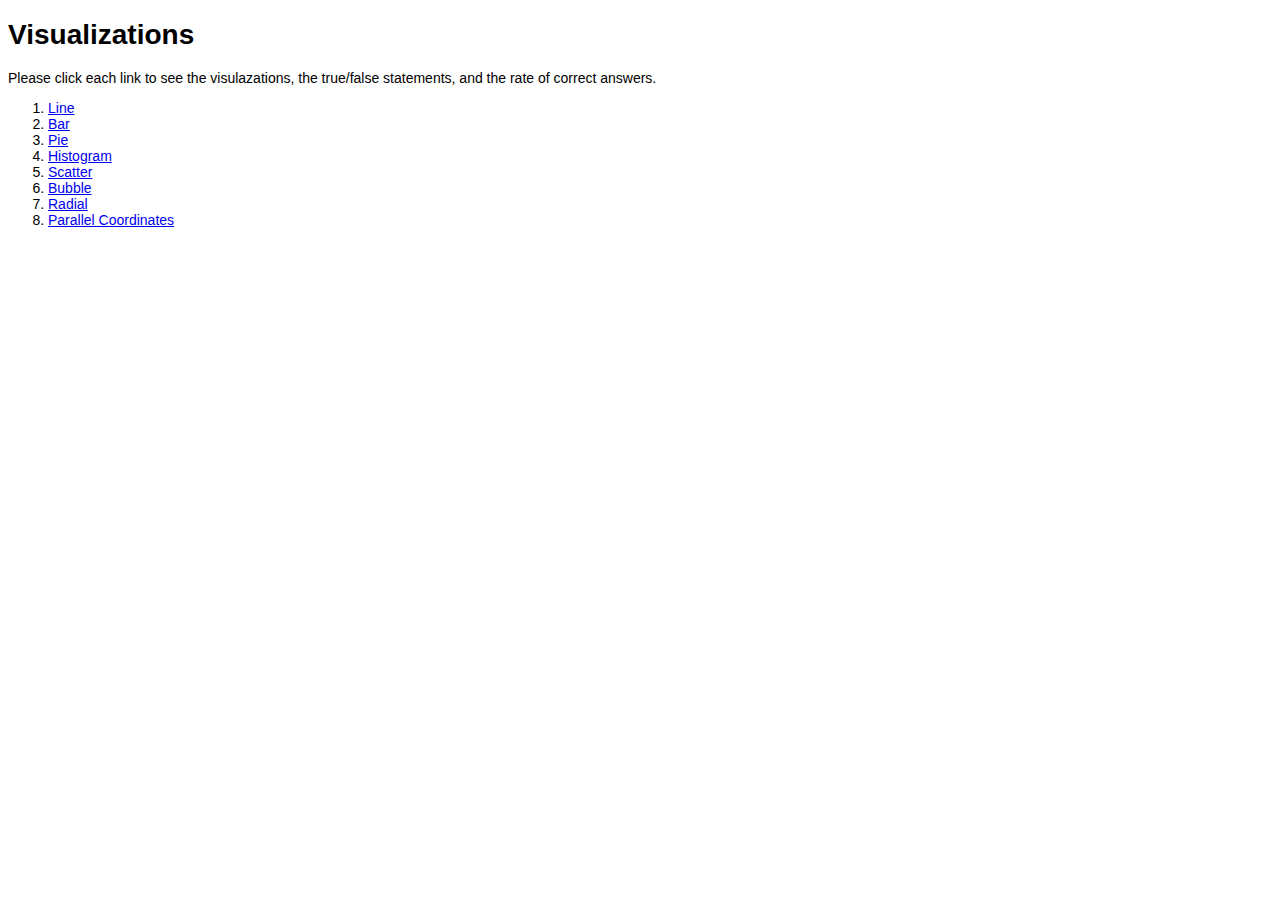
<file: index.html>
<!DOCTYPE html>
<html>
  <head>
    <meta http-equiv="Content-type" content="text/html; charset=utf-8">
    <title>Visaulizations</title>
    <link rel="stylesheet" href="css/style.css">
    <script type="text/javascript" src="d3.v3/d3.v3.js"></script>
    <script type="text/javascript" src="js/jquery-2.0.2.js"></script>
  </head>
    <body>
        <script type="text/javascript" src="js/config.js"> </script>
        <script type="text/javascript"></script>

        <h1>Visualizations</h1>
        <p>Please click each link to see the visulazations, the true/false statements, and the rate of correct answers.</p>
        <ol>
				  <li><a href="line.html" target = "_blank">Line</a></li>
				  <li><a href="bar.html" target = "_blank">Bar</a></li>
				  <li><a href="pie.html" target = "_blank">Pie</a></li>
				  <li><a href="histogram.html" target = "_blank">Histogram</a></li>
				  <li><a href="scatter.html" target = "_blank">Scatter</a></li>
				  <li><a href="bubble.html" target = "_blank">Bubble</a></li>
				  <li><a href="radial.html" target = "_blank">Radial</a></li>
				  <li><a href="parallelcoordinates.html" target = "_blank">Parallel Coordinates</a></li>
				</ol>
    </body>
</html>
</file>
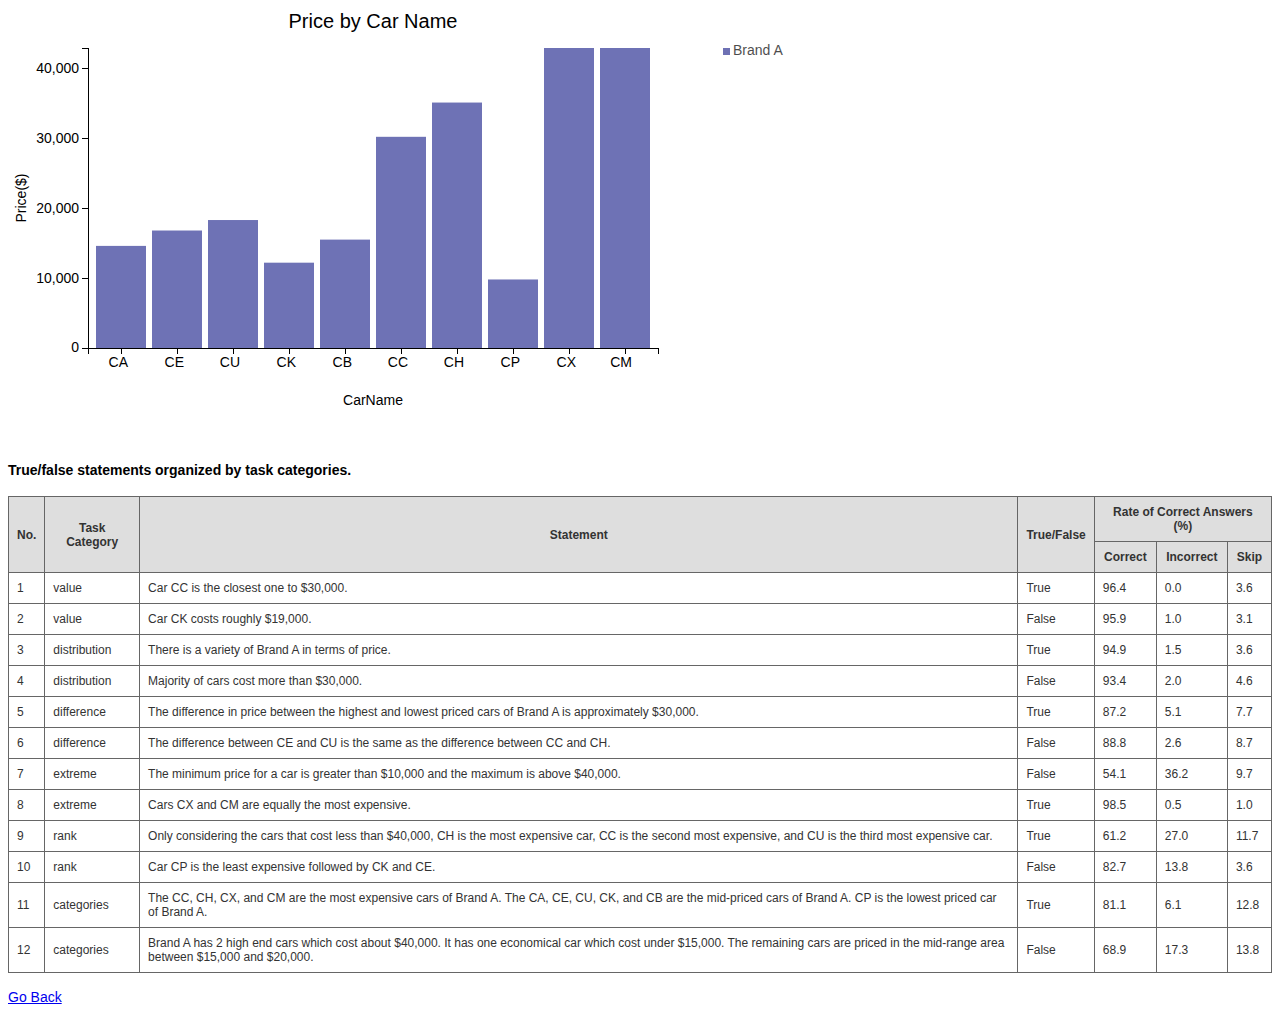
<file: bar.html>
<!DOCTYPE html>
<html>
  <head>
    <meta http-equiv="Content-type" content="text/html; charset=utf-8">
    <title>Bar Graph</title>
    <link rel="stylesheet" href="css/style.css">
    <script type="text/javascript" src="d3.v3/d3.v3.js"></script>
    <script type="text/javascript" src="js/jquery-2.0.2.js"></script>
  </head>
  <body>
    <div id = "visualization"></div>
    <script type="text/javascript" src="js/config.js"> </script>
    <script type="text/javascript" src="bar.js"></script>
		<br/>
		<br/>

		<h4>True/false statements organized by task categories.</h4>

  <table class="gridtable">
		<tr>
		  <th rowspan = "2">No.</th>
		  <th rowspan = "2">Task Category</th>
		  <th rowspan = "2">Statement</th>
		  <th rowspan = "2">True/False</th>
			<th colspan= "3">Rate of Correct Answers (%)</th>
		</tr>

		<tr>
		  <th>Correct</th>
		  <th>Incorrect</th>
		  <th>Skip</th>
		</tr>

		<tr>
		  <td>1</td>
		  <td>value</td>
		  <td>Car CC is the closest one to $30,000.</td>
		  <td>True</td>
		  <td>96.4</td>
		  <td>0.0</td>
		  <td>3.6</td>
		</tr>

		<tr>
		  <td>2</td>
		  <td>value</td>
		  <td>Car CK costs roughly $19,000.</td>
		  <td>False</td>
		  <td>95.9</td>
		  <td>1.0</td>
		  <td>3.1</td>
		</tr>

		<tr>
		  <td>3</td>
		  <td>distribution</td>
		  <td>There is a variety of Brand A in terms of price.</td>
		  <td>True</td>
		  <td>94.9</td>
		  <td>1.5</td>
		  <td>3.6</td>
		</tr>

		<tr>
		  <td>4</td>
		  <td>distribution</td>
		  <td>Majority of cars cost more than $30,000.</td>
		  <td>False</td>
		  <td>93.4</td>
		  <td>2.0</td>
		  <td>4.6</td>
		</tr>

		<tr>
		  <td>5</td>
		  <td>difference</td>
		  <td>The difference in price between the highest and lowest priced cars of Brand A is approximately $30,000.</td>
		  <td>True</td>
		  <td>87.2</td>
		  <td>5.1</td>
		  <td>7.7</td>
		</tr>

		<tr>
		  <td>6</td>
		  <td>difference</td>
		  <td>The difference between CE and CU is the same as the difference between CC and CH.</td>
		  <td>False</td>
		  <td>88.8</td>
		  <td>2.6</td>
		  <td>8.7</td>
		</tr>

		<tr>
		  <td>7</td>
		  <td>extreme</td>
		  <td>The minimum price for a car is greater than $10,000 and the maximum is above $40,000.</td>
		  <td>False</td>
		  <td>54.1</td>
		  <td>36.2</td>
		  <td>9.7</td>
		</tr>

		<tr>
		  <td>8</td>
		  <td>extreme</td>
		  <td>Cars CX and CM are equally the most expensive.</td>
		  <td>True</td>
			<td>98.5</td>
		  <td>0.5</td>
		  <td>1.0</td>
		</tr>

		<tr>
		  <td>9</td>
		  <td>rank</td>
		  <td>Only considering the cars that cost less than $40,000, CH is the most expensive car, CC is the second most expensive, and CU is the third most expensive car.</td>
		  <td>True</td>
		  <td>61.2</td>
		  <td>27.0</td>
		  <td>11.7</td>
		</tr>

		<tr>
		  <td>10</td>
		  <td>rank</td>
		  <td>Car CP is the least expensive followed by CK and CE. </td>
		  <td>False</td>
		  <td>82.7</td>
		  <td>13.8</td>
		  <td>3.6</td>
		</tr>

		<tr>
		  <td>11</td>
		  <td>categories</td>
		  <td>The CC, CH, CX, and CM are the most expensive cars of Brand A. The CA, CE, CU, CK, and CB are the mid-priced cars of Brand A. CP is the lowest priced car of Brand A.</td>
		  <td>True</td>
		  <td>81.1</td>
		  <td>6.1</td>
		  <td>12.8</td>
		</tr>

		<tr>
		  <td>12</td>
		  <td>categories</td>
		  <td>Brand A has 2 high end cars which cost about $40,000. It has one economical car which cost under $15,000. The remaining cars are priced in the mid-range area between $15,000 and $20,000.</td>
		  <td>False</td>
		  <td>68.9</td>
		  <td>17.3</td>
		  <td>13.8</td>
		</tr>

	</table>
	<br/>
	<a href = "index.html">Go Back</a>

</body>
</html>
</file>
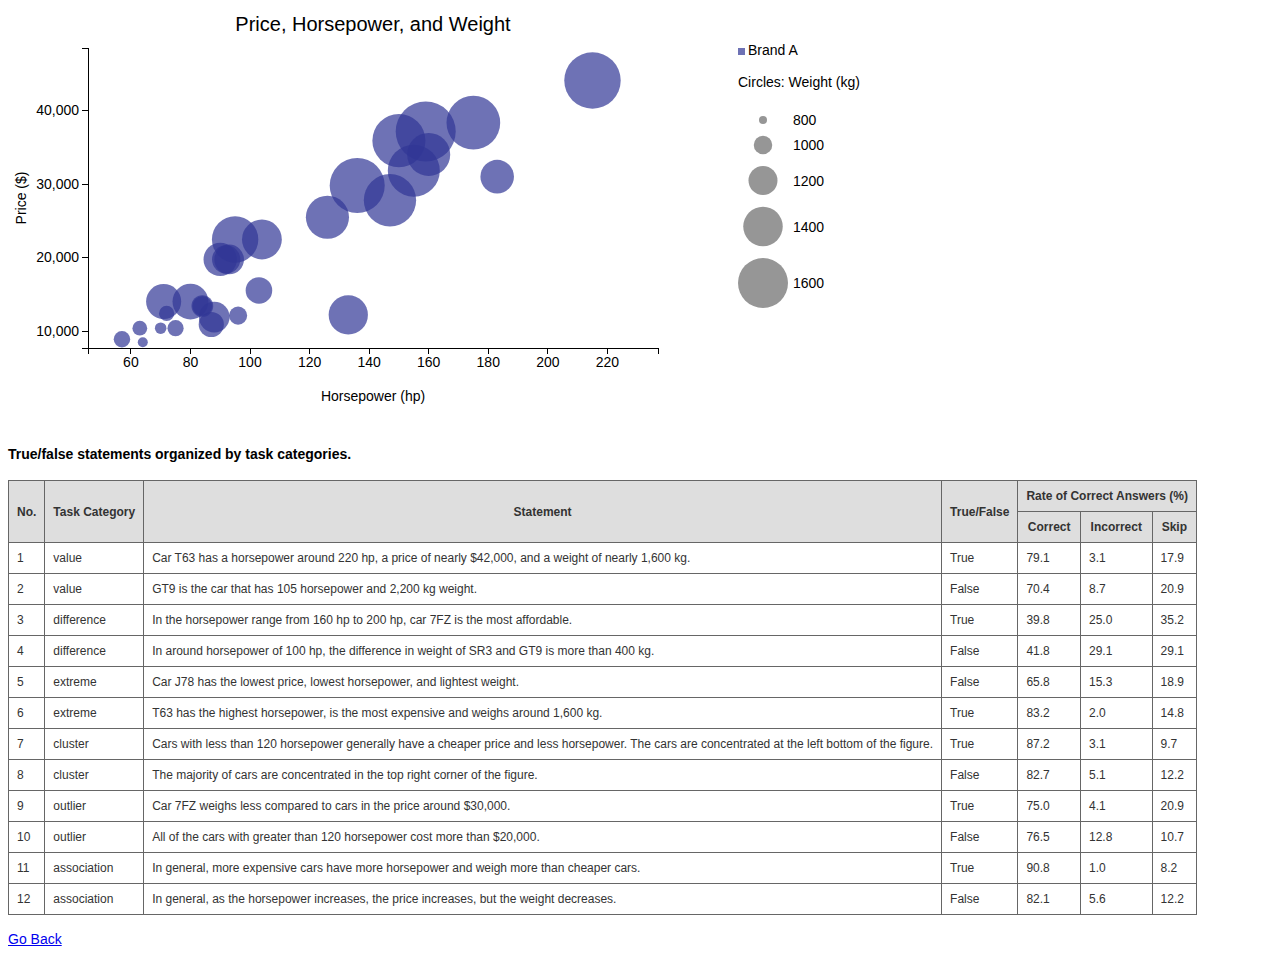
<file: bubble.html>
<!-- Visualization Intuitiveness Bubble Graph -->

<!DOCTYPE html>
<html>
	<head>
		<meta http-equiv="Content-type" content="text/html; charset=utf-8">
		<title>Bubble Graph</title>
		<link rel="stylesheet" href="css/style.css">
		<script type="text/javascript" src="d3.v3/d3.v3.js"></script>
		<script type="text/javascript" src="js/jquery-2.0.2.js"></script>
	</head>
	<body>
		<div id = "visualization"></div>
		<script type="text/javascript" src="js/config.js"></script>
		<script type="text/javascript" src="bubble.js"></script>
<br/>

		<h4>True/false statements organized by task categories.</h4>

		<table class="gridtable">
		<tr>
		  <th rowspan = "2">No.</th>
		  <th rowspan = "2">Task Category</th>
		  <th rowspan = "2">Statement</th>
		  <th rowspan = "2">True/False</th>
			<th colspan= "3">Rate of Correct Answers (%)</th>
		</tr>
		
		<tr>
		  <th>Correct</th>
		  <th>Incorrect</th>
		  <th>Skip</th>
		</tr>

		<tr>
		  <td>1</td>
		  <td>value</td>
		  <td>Car T63 has a horsepower around 220 hp, a price of nearly $42,000, and a weight of nearly 1,600 kg.</td>
		  <td>True</td>
		  <td>79.1</td>
		  <td>3.1</td>
		  <td>17.9</td>
		</tr>

		<tr>
		  <td>2</td>
		  <td>value</td>
		  <td>GT9 is the car that has 105 horsepower and 2,200 kg weight.</td>
		  <td>False</td>
		  <td>70.4</td>
		  <td>8.7</td>
		  <td>20.9</td>
		</tr>

		<tr>
		  <td>3</td>
		  <td>difference</td>
		  <td>In the horsepower range from 160 hp to 200 hp, car 7FZ is the most affordable. </td>
		  <td>True</td>
			<td>39.8</td>
		  <td>25.0</td>
		  <td>35.2</td>
		</tr>

		<tr>
		  <td>4</td>
		  <td>difference</td>
		  <td>In around horsepower of 100 hp, the difference in weight of SR3 and GT9 is more than 400 kg.</td>
		  <td>False</td>
		  <td>41.8</td>
		  <td>29.1</td>
		  <td>29.1</td>
		</tr>

		<tr>
		  <td>5</td>
		  <td>extreme</td>
		  <td>Car J78 has the lowest price, lowest horsepower, and lightest weight.</td>
		  <td>False</td>
		  <td>65.8</td>
		  <td>15.3</td>
		  <td>18.9</td>
		</tr>

		<tr>
		  <td>6</td>
		  <td>extreme</td>
		  <td>T63 has the highest horsepower, is the most expensive and weighs around 1,600 kg.</td>
		  <td>True</td>
		  <td>83.2</td>
		  <td>2.0</td>
		  <td>14.8</td>
		</tr>

		<tr>
		  <td>7</td>
		  <td>cluster</td>
		  <td>Cars with less than 120 horsepower generally have a cheaper price and less horsepower. The cars are concentrated at the left bottom of the figure.</td>
		  <td>True</td>
		  <td>87.2</td>
		  <td>3.1</td>
		  <td>9.7</td>
		</tr>

		<tr>
		  <td>8</td>
		  <td>cluster</td>
		  <td>The majority of cars are concentrated in the top right corner of the figure.</td>
		  <td>False</td>
		  <td>82.7</td>
		  <td>5.1</td>
		  <td>12.2</td>
		</tr>

		<tr>
		  <td>9</td>
		  <td>outlier</td>
		  <td>Car 7FZ weighs less compared to cars in the price around $30,000.</td>
		  <td>True</td>
		  <td>75.0</td>
		  <td>4.1</td>
		  <td>20.9</td>
		</tr>

		<tr>
		  <td>10</td>
		  <td>outlier</td>
		  <td>All of the cars with greater than 120 horsepower cost more than $20,000.</td>
		  <td>False</td>
		  <td>76.5</td>
		  <td>12.8</td>
		  <td>10.7</td>
		</tr>

		<tr>
		  <td>11</td>
		  <td>association</td>
		  <td>In general, more expensive cars have more horsepower and weigh more than cheaper cars.</td>
		  <td>True</td>
		  <td>90.8</td>
		  <td>1.0</td>
		  <td>8.2</td>
		</tr>

		<tr>
		  <td>12</td>
		  <td>association</td>
		  <td>In general, as the horsepower increases, the price increases, but the weight decreases.</td>
		  <td>False</td>
		  <td>82.1</td>
		  <td>5.6</td>
		  <td>12.2</td>
		</tr>

		</table>
		<br/>
		<a href = "index.html">Go Back</a>

	</body>
</html>
</file>
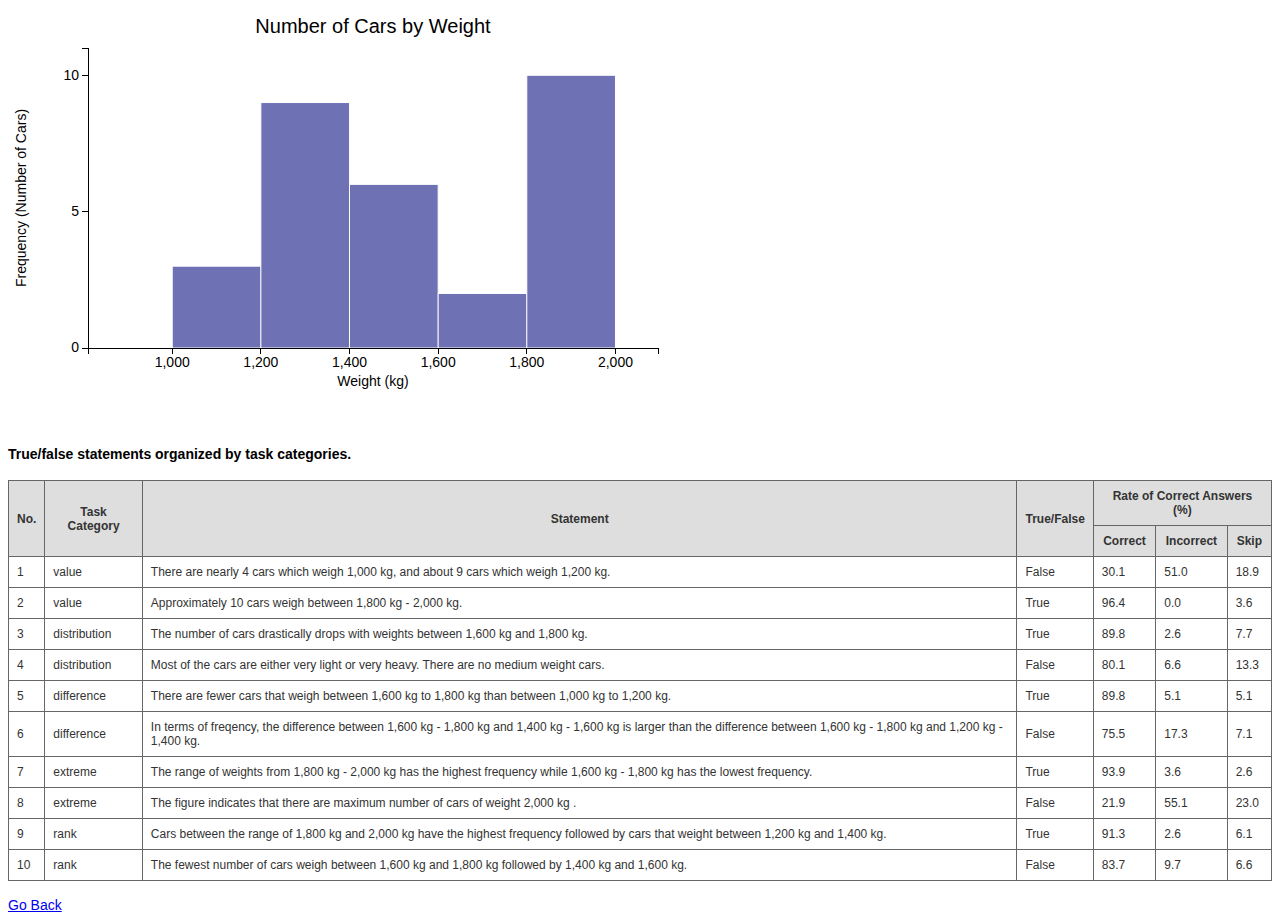
<file: histogram.html>
<!-- Visualization Intuitiveness Histogram Graph -->

<!DOCTYPE html>
<html>
	<head>
		<meta http-equiv="Content-type" content="text/html; charset=utf-8">
		<title>Histogram Graph</title>
		<link rel="stylesheet" href="css/style.css">
		<script type="text/javascript" src="d3.v3/d3.v3.js"></script>
		<script type="text/javascript" src="js/jquery-2.0.2.js"></script>
	</head>
	<body>
		<div id = "visualization"></div>
		<script type="text/javascript" src="js/config.js"></script>
		<script type="text/javascript" src="histogram.js"></script>
	<br/>

	<h4>True/false statements organized by task categories.</h4>

    <table class="gridtable">
		<tr>
		  <th rowspan = "2">No.</th>
		  <th rowspan = "2">Task Category</th>
		  <th rowspan = "2">Statement</th>
		  <th rowspan = "2">True/False</th>
			<th colspan= "3">Rate of Correct Answers (%)</th>
		</tr>

		<tr>
		  <th>Correct</th>
		  <th>Incorrect</th>
		  <th>Skip</th>
		</tr>

		<tr>
		  <td>1</td>
		  <td>value</td>
		  <td>There are nearly 4 cars which weigh 1,000 kg, and about 9 cars which weigh 1,200 kg.</td>
		  <td>False</td>
		  <td>30.1</td>
		  <td>51.0</td>
		  <td>18.9</td>
		</tr>

		<tr>
		  <td>2</td>
		  <td>value</td>
		  <td>Approximately 10 cars weigh between 1,800 kg - 2,000 kg.</td>
		  <td>True</td>
		  <td>96.4</td>
		  <td>0.0</td>
		  <td>3.6</td>
		</tr>

		<tr>
		  <td>3</td>
		  <td>distribution</td>
		  <td>The number of cars drastically drops with weights between 1,600 kg and 1,800 kg.</td>
		  <td>True</td>
		  <td>89.8</td>
		  <td>2.6</td>
		  <td>7.7</td>
		</tr>

		<tr>
		  <td>4</td>
		  <td>distribution</td>
		  <td>Most of the cars are either very light or very heavy. There are no medium weight cars.</td>
		  <td>False</td>
		  <td>80.1</td>
		  <td>6.6</td>
		  <td>13.3</td>
		</tr>

		<tr>
		  <td>5</td>
		  <td>difference</td>
		  <td>There are fewer cars that weigh between 1,600 kg to 1,800 kg than between 1,000 kg to 1,200 kg.</td>
		  <td>True</td>
		  <td>89.8</td>
		  <td>5.1</td>
		  <td>5.1</td>
		</tr>

		<tr>
		  <td>6</td>
		  <td>difference</td>
		  <td>In terms of freqency, the difference between 1,600 kg - 1,800 kg and 1,400 kg - 1,600 kg is larger than the difference between 1,600 kg - 1,800 kg and 1,200 kg - 1,400 kg.</td>
		  <td>False</td>
		  <td>75.5</td>
		  <td>17.3</td>
		  <td>7.1</td>
		</tr>

		<tr>
		  <td>7</td>
		  <td>extreme</td>
		  <td>The range of weights from 1,800 kg - 2,000 kg has the highest frequency while 1,600 kg - 1,800 kg has the lowest frequency.</td>
		  <td>True</td>
		  <td>93.9</td>
		  <td>3.6</td>
		  <td>2.6</td>
		</tr>

		<tr>
		  <td>8</td>
		  <td>extreme</td>
		  <td>The figure indicates that there are maximum number of cars of weight 2,000 kg .</td>
		  <td>False</td>
		  <td>21.9</td>
		  <td>55.1</td>
		  <td>23.0</td>
		</tr>

		<tr>
		  <td>9</td>
		  <td>rank</td>
		  <td>Cars between the range of 1,800 kg and 2,000 kg have the highest frequency followed by cars that weight between 1,200 kg and 1,400 kg.</td>
		  <td>True</td>
		  <td>91.3</td>
		  <td>2.6</td>
		  <td>6.1</td>
		</tr>

		<tr>
		  <td>10</td>
		  <td>rank</td>
		  <td>The fewest number of cars weigh between 1,600 kg and 1,800 kg followed by 1,400 kg and 1,600 kg.</td>
		  <td>False</td>
		  <td>83.7</td>
		  <td>9.7</td>
		  <td>6.6</td>
		</tr>

		</table>
		<br/>
		<a href = "index.html">Go Back</a>

	</body>
</html>
</file>
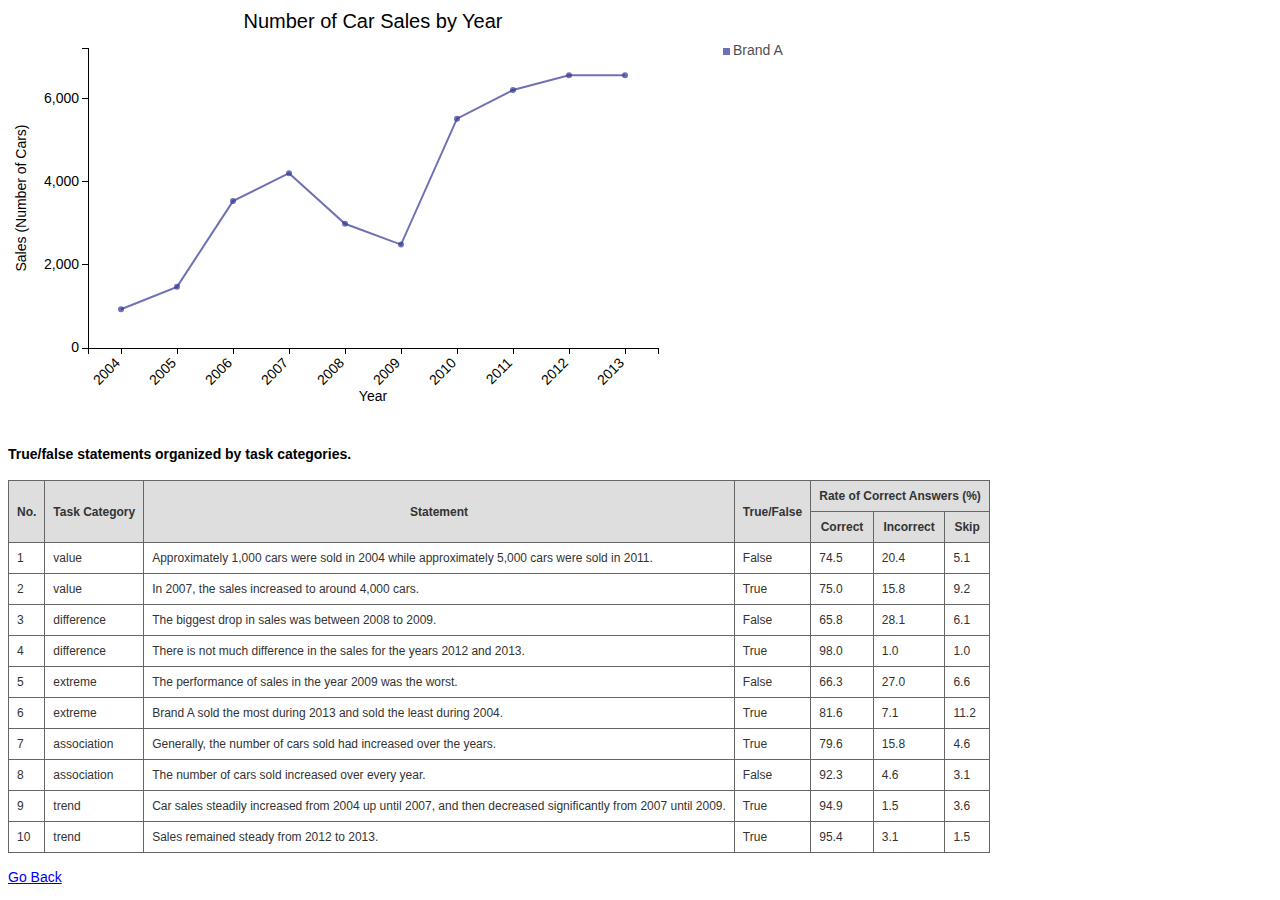
<file: line.html>
<!-- Visualization Intuitiveness Line Graph-->

<!DOCTYPE html>
<html>
  <head>
    <meta http-equiv="Content-type" content="text/html; charset=utf-8">
    <title>Line Graph</title>
    <link rel="stylesheet" href="css/style.css">
    <script type="text/javascript" src="d3.v3/d3.v3.js"></script>
    <script type="text/javascript" src="js/jquery-2.0.2.js"></script>
  </head>
  <body>
    <div id = "visualization"></div>
    <script type="text/javascript" src="js/config.js"></script>
    <script type="text/javascript" src="line.js"></script>
    <br/>

		<h4>True/false statements organized by task categories.</h4>

    <table class="gridtable">

		<tr>
		  <th rowspan = "2">No.</th>
		  <th rowspan = "2">Task Category</th>
		  <th rowspan = "2">Statement</th>
		  <th rowspan = "2">True/False</th>
			<th colspan= "3">Rate of Correct Answers (%)</th>
		</tr>

		<tr>
		  <th>Correct</th>
		  <th>Incorrect</th>
		  <th>Skip</th>
		</tr>

		<tr>
		  <td>1</td>
		  <td>value</td>
		  <td>Approximately 1,000 cars were sold in 2004 while approximately 5,000 cars were sold in 2011.</td>
		  <td>False</td>
		  <td>74.5</td>
		  <td>20.4</td>
		  <td>5.1</td>
		</tr>

		<tr>
		  <td>2</td>
		  <td>value</td>
		  <td>In 2007, the sales increased to around 4,000 cars.</td>
		  <td>True</td>
		  <td>75.0</td>
		  <td>15.8</td>
		  <td>9.2</td>
		</tr>

		<tr>
		  <td>3</td>
		  <td>difference</td>
		  <td>The biggest drop in sales was between 2008 to 2009.</td>
		  <td>False</td>
		  <td>65.8</td>
		  <td>28.1</td>
		  <td>6.1</td>
		</tr>

		<tr>
		  <td>4</td>
		  <td>difference</td>
		  <td>There is not much difference in the sales for the years 2012 and 2013.</td>
		  <td>True</td>
		  <td>98.0</td>
		  <td>1.0</td>
		  <td>1.0</td>
		</tr>

		<tr>
		  <td>5</td>
		  <td>extreme</td>
		  <td>The performance of sales in the year 2009 was the worst. </td>
		  <td>False</td>
		  <td>66.3</td>
		  <td>27.0</td>
		  <td>6.6</td>
		</tr>

		<tr>
		  <td>6</td>
		  <td>extreme</td>
		  <td>Brand A sold the most during 2013 and sold the least during 2004.</td>
		  <td>True</td>
		  <td>81.6</td>
		  <td>7.1</td>
		  <td>11.2</td>
		</tr>

		<tr>
		  <td>7</td>
		  <td>association</td>
		  <td>Generally, the number of cars sold had increased over the years. </td>
		  <td>True</td>
		  <td>79.6</td>
		  <td>15.8</td>
		  <td>4.6</td>
		</tr>

		<tr>
		  <td>8</td>
		  <td>association</td>
		  <td>The number of cars sold increased over every year.</td>
		  <td>False</td>
		  <td>92.3</td>
		  <td>4.6</td>
		  <td>3.1</td>
		</tr>

		<tr>
		  <td>9</td>
		  <td>trend</td>
		  <td>Car sales steadily increased from 2004 up until 2007, and then decreased significantly from 2007 until 2009.</td>
		  <td>True</td>
		  <td>94.9</td>
		  <td>1.5</td>
		  <td>3.6</td>
		</tr>

		<tr>
		  <td>10</td>
		  <td>trend</td>
		  <td>Sales remained steady from 2012 to 2013.</td>
		  <td>True</td>
		  <td>95.4</td>
		  <td>3.1</td>
		  <td>1.5</td>
		</tr>

		</table>
		<br/>
		<a href = "index.html">Go Back</a>


  </body>
</html>
</file>
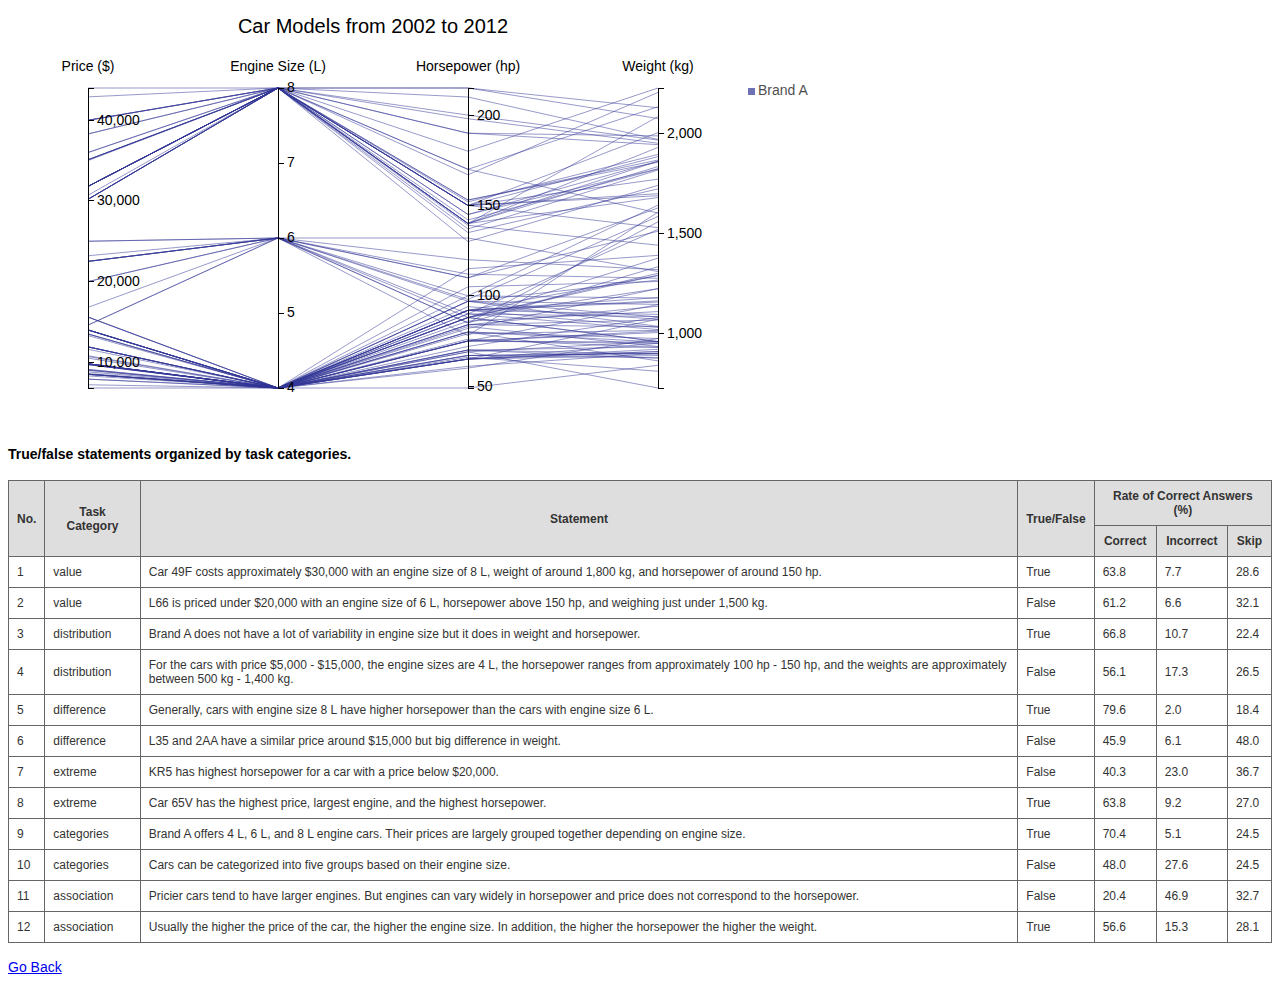
<file: parallelcoordinates.html>
<!-- Visualization Intuitiveness Parallel Coordinates-->

<!DOCTYPE html>
<html>
  <head>
    <meta http-equiv="Content-type" content="text/html; charset=utf-8">
    <title>Parallel Coordinates</title>
    <link rel="stylesheet" href="css/style.css">
    <script type="text/javascript" src="d3.v3/d3.v3.js"></script>
    <script type="text/javascript" src="js/jquery-2.0.2.js"></script>
  </head>
  <body>
    <div id = "visualization"></div>
    <script type="text/javascript" src="js/config.js"> </script>
    <script type="text/javascript" src="parallelcoordinates.js"></script>
<br/>

	<h4>True/false statements organized by task categories.</h4>

	<table class="gridtable">
		<tr>
		  <th rowspan = "2">No.</th>
		  <th rowspan = "2">Task Category</th>
		  <th rowspan = "2">Statement</th>
		  <th rowspan = "2">True/False</th>
			<th colspan= "3">Rate of Correct Answers (%)</th>
		</tr>
		
		<tr>
		  <th>Correct</th>
		  <th>Incorrect</th>
		  <th>Skip</th>
		</tr>
		
		<tr>
		  <td>1</td>
		  <td>value</td>
		  <td>Car 49F costs approximately $30,000 with an engine size of 8 L, weight of around 1,800 kg, and horsepower of around 150 hp.</td>
		  <td>True</td>
		  <td>63.8</td>
		  <td>7.7</td>
		  <td>28.6</td>
		</tr>

		<tr>
		  <td>2</td>
		  <td>value</td>
		  <td>L66 is priced under $20,000 with an engine size of 6 L, horsepower above 150 hp, and weighing just under 1,500 kg.</td>
		  <td>False</td>
		  <td>61.2</td>
		  <td>6.6</td>
		  <td>32.1</td>
		</tr>

		<tr>
		  <td>3</td>
		  <td>distribution</td>
		  <td>Brand A does not have a lot of variability in engine size but it does in weight and horsepower.</td>
		  <td>True</td>
		  <td>66.8</td>
		  <td>10.7</td>
		  <td>22.4</td>
		</tr>

		<tr>
		  <td>4</td>
		  <td>distribution</td>
		  <td>For the cars with price $5,000 - $15,000, the engine sizes are 4 L, the horsepower ranges from approximately 100 hp - 150 hp, and the weights are approximately between 500 kg - 1,400 kg.</td>
		  <td>False</td>
		  <td>56.1</td>
		  <td>17.3</td>
		  <td>26.5</td>
		</tr>

		<tr>
		  <td>5</td>
		  <td>difference</td>
		  <td>Generally, cars with engine size 8 L have higher horsepower than the cars with engine size 6 L. </td>
		  <td>True</td>
		  <td>79.6</td>
		  <td>2.0</td>
		  <td>18.4</td>
		</tr>

		<tr>
		  <td>6</td>
		  <td>difference</td>
		  <td>L35 and 2AA have a similar price around $15,000 but big difference in weight.</td>
		  <td>False</td>
		  <td>45.9</td>
		  <td>6.1</td>
		  <td>48.0</td>
		</tr>

		<tr>
		  <td>7</td>
		  <td>extreme</td>
		  <td>KR5 has highest horsepower for a car with a price below $20,000.</td>
		  <td>False</td>
		  <td>40.3</td>
		  <td>23.0</td>
		  <td>36.7</td>
		</tr>

		<tr>
		  <td>8</td>
		  <td>extreme</td>
		  <td>Car 65V has the highest price, largest engine, and the highest horsepower.</td>
		  <td>True</td>
		  <td>63.8</td>
		  <td>9.2</td>
		  <td>27.0</td>
		</tr>

		<tr>
		  <td>9</td>
		  <td>categories</td>
		  <td>Brand A offers 4 L, 6 L, and 8 L engine cars. Their prices are largely grouped together depending on engine size.</td>
		  <td>True</td>
		  <td>70.4</td>
		  <td>5.1</td>
		  <td>24.5</td>
		</tr>

		<tr>
		  <td>10</td>
		  <td>categories</td>
		  <td>Cars can be categorized into five groups based on their engine size.</td>
		  <td>False</td>
		  <td>48.0</td>
		  <td>27.6</td>
		  <td>24.5</td>
		</tr>

		<tr>
		  <td>11</td>
		  <td>association</td>
		  <td>Pricier cars tend to have larger engines. But engines can vary widely in horsepower and price does not correspond to the horsepower. </td>
		  <td>False</td>
		  <td>20.4</td>
		  <td>46.9</td>
		  <td>32.7</td>
		</tr>

		<tr>
		  <td>12</td>
		  <td>association</td>
		  <td>Usually the higher the price of the car, the higher the engine size. In addition, the higher the horsepower the higher the weight.</td>
		  <td>True</td>
		  <td>56.6</td>
		  <td>15.3</td>
		  <td>28.1</td>
		</tr>

		</table>
		<br/>
		<a href = "index.html">Go Back</a>
  </body>
</html>
</file>
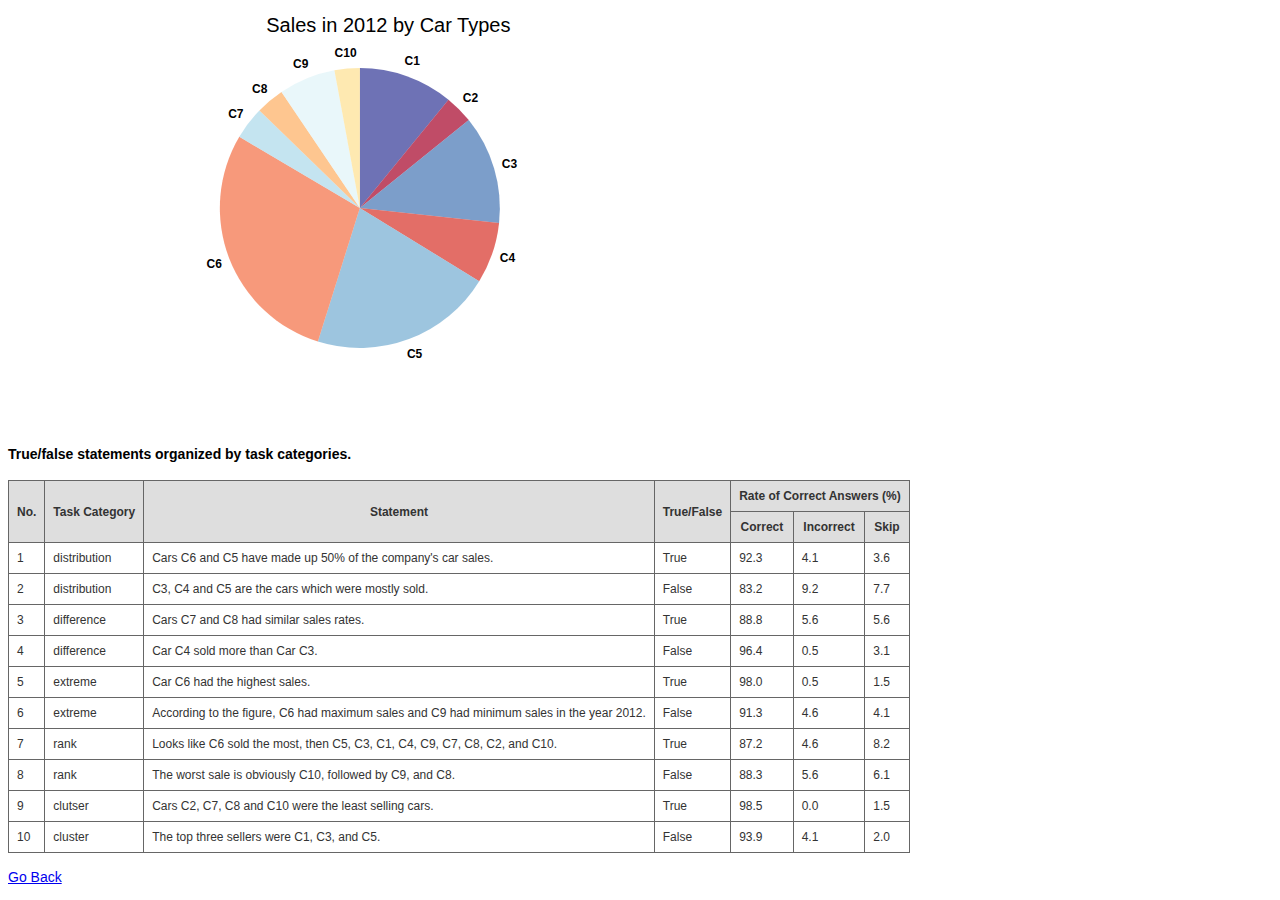
<file: pie.html>
<!-- Visualization Intuitiveness Pie Chart -->

<!DOCTYPE html>
<html>
	<head>
		<meta http-equiv="Content-type" content="text/html; charset=utf-8">
		<title>Pie Chart</title>
		<link rel="stylesheet" href="css/style.css">
		<script type="text/javascript" src="d3.v3/d3.v3.js"></script>
		<script type="text/javascript" src="js/jquery-2.0.2.js"></script>
	</head>
	<body>
		<div id = "visualization"></div>
		<script type="text/javascript" src="js/config.js"></script>
		<script type="text/javascript" src="piechart.js"></script>

		<br/>

		<h4>True/false statements organized by task categories.</h4>

		<table class="gridtable">
		<tr>
		  <th rowspan = "2">No.</th>
		  <th rowspan = "2">Task Category</th>
		  <th rowspan = "2">Statement</th>
		  <th rowspan = "2">True/False</th>
			<th colspan= "3">Rate of Correct Answers (%)</th>
		</tr>

		<tr>
		  <th>Correct</th>
		  <th>Incorrect</th>
		  <th>Skip</th>
		</tr>
		
		<tr>
		  <td>1</td>
		  <td>distribution</td>
		  <td>Cars C6 and C5 have made up 50% of the company's car sales.</td>
		  <td>True</td>
		  <td>92.3</td>
		  <td>4.1</td>
		  <td>3.6</td>
		</tr>

		<tr>
		  <td>2</td>
		  <td>distribution</td>
		  <td>C3, C4 and C5 are the cars which were mostly sold.</td>
		  <td>False</td>
		  <td>83.2</td>
		  <td>9.2</td>
		  <td>7.7</td>
		</tr>

		<tr>
		  <td>3</td>
		  <td>difference</td>
		  <td>Cars C7 and C8 had similar sales rates.</td>
		  <td>True</td>
		  <td>88.8</td>
		  <td>5.6</td>
		  <td>5.6</td>
		</tr>

		<tr>
		  <td>4</td>
		  <td>difference</td>
		  <td>Car C4 sold more than Car C3.</td>
		  <td>False</td>
		  <td>96.4</td>
		  <td>0.5</td>
		  <td>3.1</td>
		</tr>

		<tr>
		  <td>5</td>
		  <td>extreme</td>
		  <td>Car C6 had the highest sales.</td>
		  <td>True</td>
		  <td>98.0</td>
		  <td>0.5</td>
		  <td>1.5</td>
		</tr>

		<tr>
		  <td>6</td>
		  <td>extreme</td>
		  <td>According to the figure, C6 had maximum sales and C9 had minimum sales in the year 2012.</td>
		  <td>False</td>
		  <td>91.3</td>
		  <td>4.6</td>
		  <td>4.1</td>
		</tr>

		<tr>
		  <td>7</td>
		  <td>rank</td>
		  <td>Looks like C6 sold the most, then C5, C3, C1, C4, C9, C7, C8, C2, and C10.</td>
		  <td>True</td>
		  <td>87.2</td>
		  <td>4.6</td>
		  <td>8.2</td>
		</tr>

		<tr>
		  <td>8</td>
		  <td>rank</td>
		  <td>The worst sale is obviously C10, followed by C9, and C8.</td>
		  <td>False</td>
		  <td>88.3</td>
		  <td>5.6</td>
		  <td>6.1</td>
		</tr>

		<tr>
		  <td>9</td>
		  <td>clutser</td>
		  <td>Cars C2, C7, C8 and C10 were the least selling cars.</td>
		  <td>True</td>
		  <td>98.5</td>
		  <td>0.0</td>
		  <td>1.5</td>
		</tr>

		<tr>
		  <td>10</td>
		  <td>cluster</td>
		  <td>The top three sellers were C1, C3, and C5.</td>
		  <td>False</td>
		  <td>93.9</td>
		  <td>4.1</td>
		  <td>2.0</td>
		</tr>

		</table>
		<br/>
		<a href = "index.html">Go Back</a>

	</body>
</html>
</file>
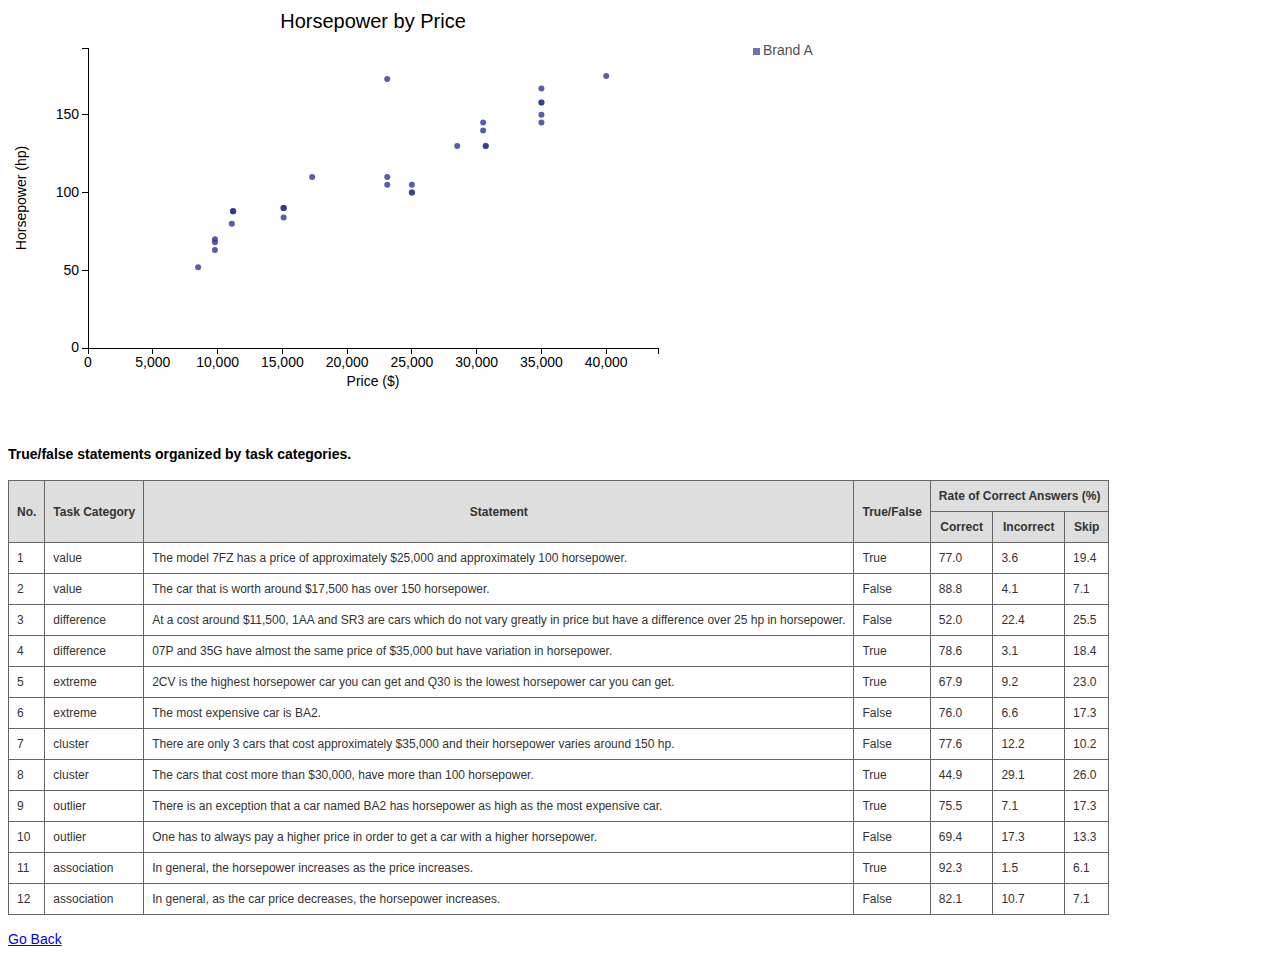
<file: scatter.html>
<!-- Visualization Intuitiveness Scatter Plot-->

<!DOCTYPE html>
<html>
  <head>
    <meta http-equiv="Content-type" content="text/html; charset=utf-8">
    <title>Scatter Plot</title>
    <link rel="stylesheet" href="css/style.css">
    <script type="text/javascript" src="d3.v3/d3.v3.js"></script>
    <script type="text/javascript" src="js/jquery-2.0.2.js"></script>
  </head>
    <body>
      <div id = "visualization"></div>
      <script type="text/javascript" src="js/config.js"> </script>
      <script type="text/javascript" src="biscatter.js"></script>

   <br/>

		<h4>True/false statements organized by task categories.</h4>

 <table class="gridtable">
		<tr>
		  <th rowspan = "2">No.</th>
		  <th rowspan = "2">Task Category</th>
		  <th rowspan = "2">Statement</th>
		  <th rowspan = "2">True/False</th>
			<th colspan= "3">Rate of Correct Answers (%)</th>
		</tr>

		<tr>
		  <th>Correct</th>
		  <th>Incorrect</th>
		  <th>Skip</th>
		</tr>

		<tr>
		  <td>1</td>
		  <td>value</td>
		  <td>The model 7FZ has a price of approximately $25,000 and approximately 100 horsepower.</td>
		  <td>True</td>
		  <td>77.0</td>
		  <td>3.6</td>
		  <td>19.4</td>
		</tr>

		<tr>
		  <td>2</td>
		  <td>value</td>
		  <td>The car that is worth around $17,500 has over 150 horsepower.</td>
		  <td>False</td>
		  <td>88.8</td>
		  <td>4.1</td>
		  <td>7.1</td>
		</tr>

		<tr>
		  <td>3</td>
		  <td>difference</td>
		  <td>At a cost around $11,500, 1AA and SR3 are cars which do not vary greatly in price but have a difference over 25 hp in horsepower.</td>
		  <td>False</td>
		  <td>52.0</td>
		  <td>22.4</td>
		  <td>25.5</td>
		</tr>

		<tr>
		  <td>4</td>
		  <td>difference</td>
		  <td>07P and 35G have almost the same price of $35,000 but have variation in horsepower.</td>
		  <td>True</td>
		  <td>78.6</td>
		  <td>3.1</td>
		  <td>18.4</td>
		</tr>

		<tr>
		  <td>5</td>
		  <td>extreme</td>
		  <td>2CV is the highest horsepower car you can get and Q30 is the lowest horsepower car you can get.</td>
		  <td>True</td>
		  <td>67.9</td>
		  <td>9.2</td>
		  <td>23.0</td>
		</tr>

		<tr>
		  <td>6</td>
		  <td>extreme</td>
		  <td>The most expensive car is BA2.</td>
		  <td>False</td>
		  <td>76.0</td>
		  <td>6.6</td>
		  <td>17.3</td>
		</tr>

		<tr>
		  <td>7</td>
		  <td>cluster</td>
		  <td>There are only 3 cars that cost approximately $35,000 and their horsepower varies around 150 hp.</td>
		  <td>False</td>
		  <td>77.6</td>
		  <td>12.2</td>
		  <td>10.2</td>
		</tr>

		<tr>
		  <td>8</td>
		  <td>cluster</td>
		  <td>The cars that cost more than $30,000, have more than 100 horsepower.</td>
		  <td>True</td>
		  <td>44.9</td>
		  <td>29.1</td>
		  <td>26.0</td>
		</tr>

		<tr>
		  <td>9</td>
		  <td>outlier</td>
		  <td>There is an exception  that a car named BA2 has horsepower as high as the most expensive car.</td>
		  <td>True</td>
		  <td>75.5</td>
		  <td>7.1</td>
		  <td>17.3</td>
		</tr>

		<tr>
		  <td>10</td>
		  <td>outlier</td>
		  <td>One has to always pay a higher price in order to get a car with a higher horsepower.</td>
		  <td>False</td>
		  <td>69.4</td>
		  <td>17.3</td>
		  <td>13.3</td>
		</tr>

		<tr>
		  <td>11</td>
		  <td>association</td>
		  <td>In general, the horsepower increases as the price increases.</td>
		  <td>True</td>
		  <td>92.3</td>
		  <td>1.5</td>
		  <td>6.1</td>
		</tr>

		<tr>
		  <td>12</td>
		  <td>association</td>
		  <td>In general, as the car price decreases, the horsepower increases.</td>
		  <td>False</td>
		  <td>82.1</td>
		  <td>10.7</td>
		  <td>7.1</td>
		</tr>

		</table>
		<br/>
		<a href = "index.html">Go Back</a>

    </body>
</html>
</file>
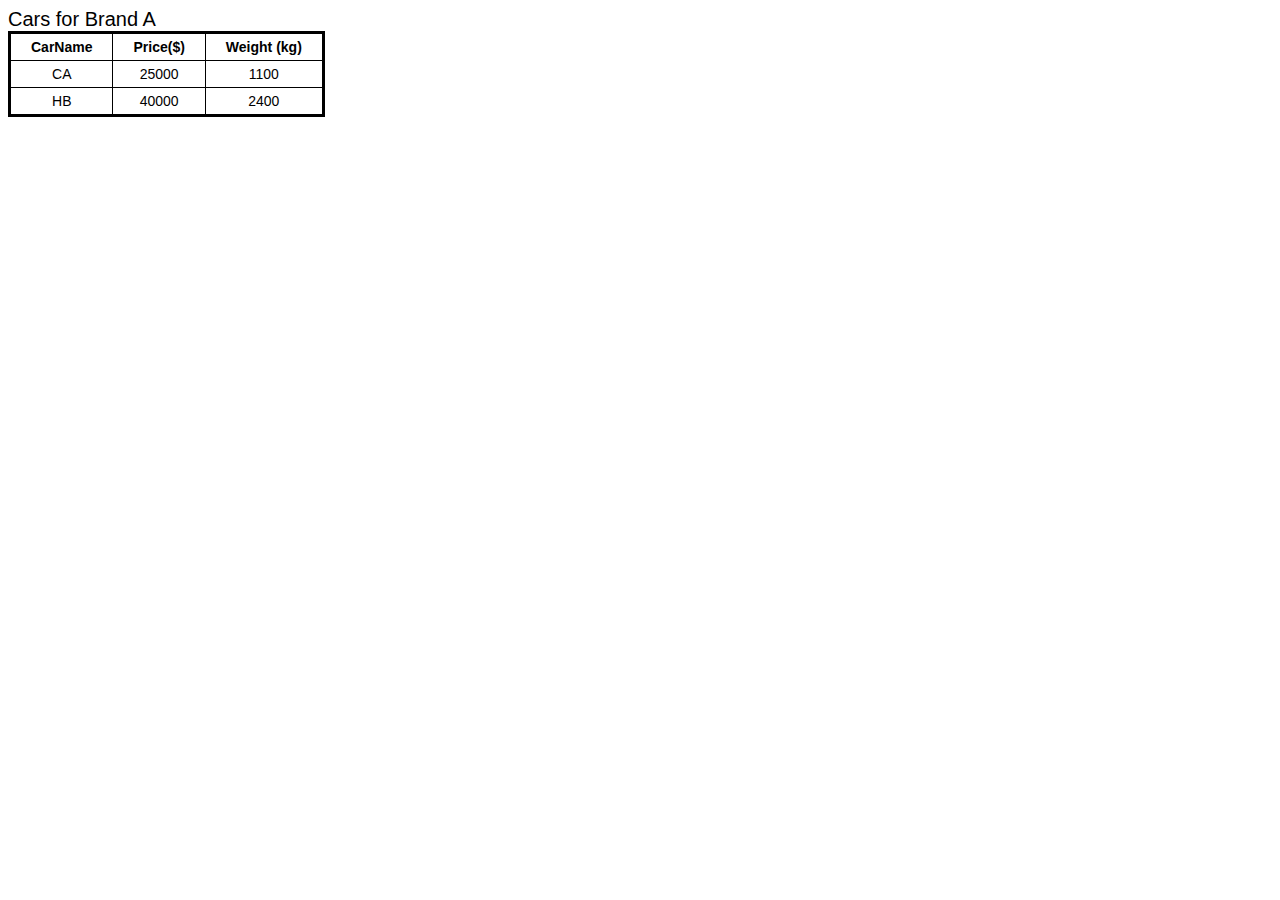
<file: table.html>
<!DOCTYPE html>
<html>
  <head>
    <meta http-equiv="Content-type" content="text/html; charset=utf-8">
    <title>Table</title>
    <link rel="stylesheet" href="css/style.css">
    <script type="text/javascript" src="d3.v3/d3.v3.js"></script>
    <script type="text/javascript" src="js/jquery-2.0.2.js"></script>
  </head>
  <body>
    <div id = "visualization"></div>
    <script type="text/javascript" src="js/config.js"> </script>

    <script type="text/javascript" src="table.js"></script>
  </body>
</html>
</file>
<file: css/style.css>
body {
	font-family: sans-serif;
	font-size: 14px;
}

/* bar.html */
.axis path,
.axis line {
  fill: none;
  stroke: #000;
  shape-rendering: crispEdges;
  stroke-width: 1px;
}

.bar {
  /*fill: steelblue;*/
}

/* multiple bar */
#barLabel {
  position:absolute;
  color:black;
  text-align: center;
}

/* treemap.html */

form {
  position: absolute;
  right: 10px;
  top: 10px;
}

.node {
  border: solid 1px white;
  /*font: 10px sans-serif;*/
  line-height: 12px;
  overflow: hidden;
  position: absolute;
  text-indent: 2px;
}

#tooltip {
  border: 2px solid white;
  position:absolute;display:block;
  z-index:10000;
  background-color:rgba(255,255,255,0.9);
  margin:auto;
  padding:3px 5px 3px 5px;
  color:black;
  /*font-size:12px;font-family:sans-serif;*/
  border-radius: 5px;
  vertical-align: middle;
  text-align: center;
  min-width:50px;
  overflow:auto;
  cursor: pointer;
}
td, th {
    padding: 5px 20px;
    border: 1px black solid;
    
}

th {
    font-weight: bold;

}
.hoveringeffect{
  cursor: pointer;
}
/* color will follow  d3.scale.category10() */

table.gridtable {
	font-family: verdana,arial,sans-serif;
	font-size:12px;
	color:#333333;
	border-width: 1px;
	border-color: #666666;
	border-collapse: collapse;
}
table.gridtable th {
	border-width: 1px;
	padding: 8px;
	border-style: solid;
	border-color: #666666;
	background-color: #dedede;
}
table.gridtable td {
	border-width: 1px;
	padding: 8px;
	border-style: solid;
	border-color: #666666;
	background-color: #ffffff;
}
</file>
